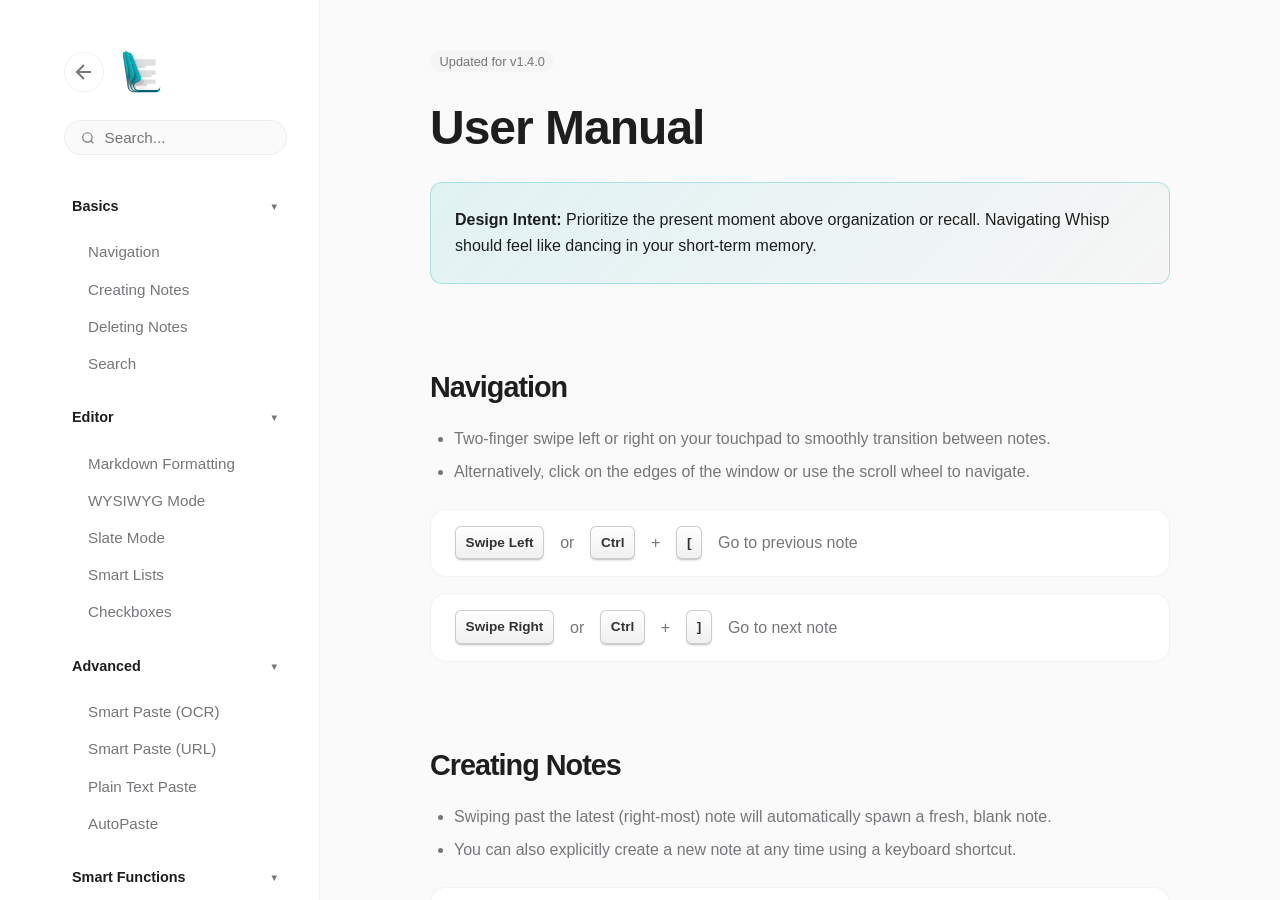
<file: docs/manual.html>
<!DOCTYPE html>
<html lang="en">
<head>
    <meta charset="UTF-8">
    <meta name="viewport" content="width=device-width, initial-scale=1.0">
    <title>User Manual - Whisp</title>
    <link rel="preconnect" href="https://fonts.googleapis.com">
    <link rel="preconnect" href="https://fonts.gstatic.com" crossorigin>
    <link href="https://fonts.googleapis.com/css2?family=JetBrains+Mono:wght@400;600;800&display=swap" rel="stylesheet">
    <link rel="stylesheet" href="css/style.css?v=8">
    <link rel="icon" href="assets/icon.svg" type="image/svg+xml">
    <link rel="icon" href="assets/icon.png" type="image/png">
    <link rel="apple-touch-icon" href="assets/icon.png">
    <link rel="shortcut icon" href="assets/icon.ico">
    <!-- SEO / Social for manual -->
    <meta name="description" content="Whisp User Manual — navigation, editor features, smart paste, themes, and shortcuts.">
    <meta property="og:title" content="Whisp — User Manual" />
    <meta property="og:description" content="Documentation for Whisp: navigation, editor features, smart paste, themes, and shortcuts." />
    <meta property="og:image" content="assets/og-image.jpg" />
    <meta name="twitter:card" content="summary_large_image">
</head>
<body class="manual-page">

    <div class="manual-layout">
        <aside class="manual-sidebar">
            <div class="sidebar-header">
                <a href="index.html" class="back-link">
                    <svg width="24" height="24" viewBox="0 0 24 24" fill="none" stroke="currentColor" stroke-width="2"><path d="M19 12H5M12 19l-7-7 7-7"/></svg>
                </a>
                <div class="sidebar-title">
                    <img src="assets/app-icon.svg" alt="Whisp Logo" width="48" height="48" style="margin-bottom: 0 !important;">
                </div>
            </div>

            <div class="sidebar-search">
                <svg width="16" height="16" viewBox="0 0 24 24" fill="none" stroke="currentColor" stroke-width="2"><circle cx="11" cy="11" r="8"></circle><line x1="21" y1="21" x2="16.65" y2="16.65"></line></svg>
                <input type="search" id="manual-search-input" placeholder="Search..." class="manual-search-input">
            </div>
            
            <details class="nav-group" open>
                <summary>Basics</summary>
                <div class="nav-links">
                    <a href="#nav-navigation">Navigation</a>
                    <a href="#nav-create">Creating Notes</a>
                    <a href="#nav-delete">Deleting Notes</a>
                    <a href="#nav-search">Search</a>
                </div>
            </details>

            <details class="nav-group" open>
                <summary>Editor</summary>
                <div class="nav-links">
                    <a href="#nav-markdown">Markdown Formatting</a>
                    <a href="#nav-wysiwyg">WYSIWYG Mode</a>
                    <a href="#nav-slate">Slate Mode</a>
                    <a href="#nav-lists">Smart Lists</a>
                    <a href="#nav-checkbox">Checkboxes</a>
                </div>
            </details>

            <details class="nav-group" open>
                <summary>Advanced</summary>
                <div class="nav-links">
                    <a href="#nav-smartpaste-ocr">Smart Paste (OCR)</a>
                    <a href="#nav-smartpaste">Smart Paste (URL)</a>
                    <a href="#nav-plainpaste">Plain Text Paste</a>
                    <a href="#nav-autopaste">AutoPaste</a>
                </div>
            </details>

            <details class="nav-group" open>
                <summary>Smart Functions</summary>
                <div class="nav-links">
                    <a href="#nav-date-time">Date & Time</a>
                    <a href="#nav-generators">Random & Dice</a>
                    <a href="#nav-list-commands">List & Data</a>
                    <a href="#nav-text-commands">Text Commands</a>
                </div>
            </details>

            <details class="nav-group" open>
                <summary>Customization</summary>
                <div class="nav-links">
                    <a href="#nav-themes">Paper Themes</a>
                    <a href="#nav-darkmode">Dark Mode</a>
                    <a href="#nav-typography">Typography</a>
                </div>
            </details>
        </aside>

        <main class="manual-content">
            <div class="manual-inner">
            <header class="manual-header">
                <span class="version-badge">Updated for v1.4.0</span>
                <h1>User Manual</h1>
                <div class="intent-banner">
                    <strong>Design Intent:</strong> Prioritize the present moment above organization or recall. Navigating Whisp should feel like dancing in your short-term memory.
                </div>
            </header>

            <section id="nav-navigation" class="manual-section">
                <h2>Navigation</h2>
                <ul>
                    <li>Two-finger swipe left or right on your touchpad to smoothly transition between notes.</li>
                    <li>Alternatively, click on the edges of the window or use the scroll wheel to navigate.</li>
                </ul>
                <div class="shortcut-box">
                    <kbd>Swipe Left</kbd> or <kbd>Ctrl</kbd> + <kbd>[</kbd> Go to previous note
                </div>
                <div class="shortcut-box">
                    <kbd>Swipe Right</kbd> or <kbd>Ctrl</kbd> + <kbd>]</kbd> Go to next note
                </div>
            </section>

            <section id="nav-create" class="manual-section">
                <h2>Creating Notes</h2>
                <ul>
                    <li>Swiping past the latest (right-most) note will automatically spawn a fresh, blank note.</li>
                    <li>You can also explicitly create a new note at any time using a keyboard shortcut.</li>
                </ul>
                <div class="shortcut-box">
                    <kbd>Ctrl</kbd> + <kbd>N</kbd> Create new note
                </div>
            </section>

            <section id="nav-delete" class="manual-section">
                <h2>Deleting Notes</h2>
                <ul>
                    <li>Deleting a note removes it from the main view and moves it to a hidden <code>.trash</code> directory.</li>
                    <li>If you accidentally delete a note, you can instantly undo it.</li>
                </ul>
                <div class="shortcut-box">
                    <kbd>Ctrl</kbd> + <kbd>Delete</kbd> Delete current note
                </div>
                <div class="shortcut-box">
                    <kbd>Ctrl</kbd> + <kbd>Shift</kbd> + <kbd>T</kbd> Undo last deletion
                </div>
            </section>

            <section id="nav-search" class="manual-section">
                <h2>Search</h2>
                <ul>
                    <li>Instantly search through all your notes. Clicking a search result immediately jumps you to that note.</li>
                </ul>
                <div class="shortcut-box">
                    <kbd>Ctrl</kbd> + <kbd>F</kbd> Open global search
                </div>
            </section>

            <hr>

            <section id="nav-markdown" class="manual-section">
                <h2>Markdown Formatting</h2>
                <ul>
                    <li>Whisp supports standard Markdown for fast formatting, but powers it up with smart keyboard toggles.</li>
                    <li>Highlight text and press a shortcut to wrap it. Press it again to unwrap it.</li>
                </ul>
                <div class="shortcut-box">
                    <kbd>Ctrl</kbd> + <kbd>B</kbd> Toggle <strong>**bold**</strong>
                </div>
                <div class="shortcut-box">
                    <kbd>Ctrl</kbd> + <kbd>I</kbd> Toggle <em>*italic*</em>
                </div>
                <div class="shortcut-box">
                    <kbd>Ctrl</kbd> + <kbd>U</kbd> Toggle <u>_underline_</u>
                </div>
            </section>

            <section id="nav-wysiwyg" class="manual-section">
                <h2>WYSIWYG Mode</h2>
                <ul>
                    <li>Tired of looking at Markdown syntax? Toggle the live formatting view (the eye icon).</li>
                    <li>All markdown symbols dynamically disappear when your cursor leaves the line, leaving behind beautiful rich text.</li>
                </ul>
                <div class="shortcut-box">
                    <kbd>Ctrl</kbd> + <kbd>E</kbd> Toggle WYSIWYG Mode
                </div>
            </section>

            <section id="nav-slate" class="manual-section">
                <h2>Slate Mode</h2>
                <ul>
                    <li>Turn Whisp into the ultimate distraction-free writing environment.</li>
                    <li>Slate mode hides the navigation bar, carousel borders, and controls to give you an ultra-minimalist plain-text canvas.</li>
                </ul>
                <div class="shortcut-box">
                    <kbd>Alt</kbd> + <kbd>S</kbd> Toggle Slate Mode
                </div>
            </section>

            <section id="nav-lists" class="manual-section">
                <h2>Smart Lists</h2>
                <ul>
                    <li>Type <code>list</code> or <code>list: Custom Title</code> at the top of your note to activate List Mode.</li>
                    <li>Pressing Enter will automatically spawn a new <code>☐</code> checkbox on the next line.</li>
                    <li><strong>Smart Overwrite:</strong> Type <code>#</code> on an empty checkbox to instantly turn it into a heading.</li>
                    <li><strong>Comments:</strong> Type <code>//</code> at the start of a list item to visually fade it out as a comment.</li>
                </ul>
                <div class="shortcut-box">
                    <kbd>Tab</kbd> Indent list item
                </div>
                <div class="shortcut-box">
                    <kbd>Shift</kbd> + <kbd>Tab</kbd> Outdent list item
                </div>
            </section>

            <section id="nav-checkbox" class="manual-section">
                <h2>Checkboxes</h2>
                <ul>
                    <li>Whisp uses native unicode checkboxes (<code>☐</code> and <code>☑</code>) to keep your lists minimal and portable.</li>
                    <li>Use the shortcut anywhere on a line to instantly insert or toggle a checkbox.</li>
                </ul>
                <div class="shortcut-box">
                    <kbd>Ctrl</kbd> + <kbd>S</kbd> Insert / Toggle checkbox
                </div>
            </section>

            <hr>

            <section id="nav-smartpaste-ocr" class="manual-section">
                <h2>Smart Paste (OCR)</h2>
                <ul>
                    <li>Paste any image or screenshot directly into the editor using <kbd>Ctrl</kbd> + <kbd>V</kbd> to automatically extract its text.</li>
                    <li>Whisp runs local, offline OCR in the background and inserts the recognized text at your cursor while preserving original line indentation and code structure.</li>
                </ul>
                <div class="shortcut-box">
                    <kbd>Ctrl</kbd> + <kbd>V</kbd> Paste image from clipboard
                </div>
            </section>

            <section id="nav-smartpaste" class="manual-section">
                <h2>Smart Paste (URL)</h2>
                <ul>
                    <li>Dropping massive tracking URLs ruins the visual flow of a note.</li>
                    <li>Use the Smart Paste shortcut when pasting a long URL. Whisp will analyze it locally, generate a clean, short visual label, and format it securely in Markdown.</li>
                    <li>Turn on WYSIWYG Mode and the ugly Markdown syntax dynamically vanishes, leaving only the tiny link!</li>
                    <li><em>100% offline and privacy-respecting. No external APIs used.</em></li>
                </ul>
                <div class="shortcut-box">
                    <kbd>Ctrl</kbd> + <kbd>Shift</kbd> + <kbd>L</kbd> Smart URL Paste
                </div>
            </section>

            <section id="nav-plainpaste" class="manual-section">
                <h2>Plain Text Paste</h2>
                <ul>
                    <li>Pasting text from the web often brings along unwanted markdown syntax.</li>
                    <li>Use Plain Paste to aggressively strip all markdown symbols (headers, bold, italics, links, lists) before dropping the raw text into your note.</li>
                </ul>
                <div class="shortcut-box">
                    <kbd>Ctrl</kbd> + <kbd>Shift</kbd> + <kbd>V</kbd> Plain text paste
                </div>
            </section>

            <section id="nav-autopaste" class="manual-section">
                <h2>AutoPaste</h2>
                <ul>
                    <li>Turn any note into a live clipboard collector: type <code>paste</code> (or <code># paste</code>, <code>::paste</code>, <code># paste: Title</code>) on a line and press <kbd>Enter</kbd>.</li>
                    <li>Every new copied text snippet or screenshot (via offline OCR) is automatically appended to the note while Whisp stays open, or as soon as you refocus Whisp.</li>
                    <li>Click <strong>Stop</strong> on the toast banner, press <kbd>Esc</kbd>, type <code>paste</code> on a new line and hit <kbd>Enter</kbd>, or swipe to another note to finish collecting.</li>
                </ul>
                <div class="shortcut-box">
                    <kbd>Enter</kbd> on a <code>paste</code> line to start / stop AutoPaste &nbsp;|&nbsp; <kbd>Esc</kbd> to stop
                </div>
            </section>

            <hr>

            <section id="nav-date-time" class="manual-section">
                <h2>Date & Time Expansions</h2>
                <p style="color: var(--text-secondary); margin-bottom: 1.5rem;">Whisp includes a smart text expansion engine. Type a command starting with a colon (<code>::</code>) and hit Enter or Space to instantly expand it.</p>

                <div class="command-box">
                    <div class="command-header">
                        <span class="command-name">::today</span>
                        <span class="command-badge">insert</span>
                    </div>
                    <div class="command-desc">Inserts the current date</div>
                    <div class="command-example">Also available as: ::date</div>
                </div>

                <div class="command-box">
                    <div class="command-header">
                        <span class="command-name">::tomorrow</span>
                        <span class="command-badge">insert</span>
                    </div>
                    <div class="command-desc">Inserts tomorrow's date</div>
                    <div class="command-example">Example: ::tomorrow</div>
                </div>

                <div class="command-box">
                    <div class="command-header">
                        <span class="command-name">::yesterday</span>
                        <span class="command-badge">insert</span>
                    </div>
                    <div class="command-desc">Inserts yesterday's date</div>
                    <div class="command-example">Example: ::yesterday</div>
                </div>

                <div class="command-box">
                    <div class="command-header">
                        <span class="command-name">::today(n)</span>
                        <span class="command-badge">insert</span>
                    </div>
                    <div class="command-desc">Inserts a date with a specific offset in days</div>
                    <div class="command-example">Example: ::today(5) inserts the date 5 days from now</div>
                </div>

                <div class="command-box">
                    <div class="command-header">
                        <span class="command-name">::now</span>
                        <span class="command-badge">insert</span>
                    </div>
                    <div class="command-desc">Inserts the current local time</div>
                    <div class="command-example">Also available as: ::time</div>
                </div>
            </section>

            <section id="nav-generators" class="manual-section">
                <h2>Random & Fun Generators</h2>
                <p style="color: var(--text-secondary); margin-bottom: 1.5rem;">Need a quick random string, a password, or a fun classic kaomoji? Use the built-in offline generator functions.</p>

                <div class="command-box">
                    <div class="command-header">
                        <span class="command-name">::roll(20)</span>
                        <span class="command-badge">insert</span>
                    </div>
                    <div class="command-desc">Rolls a die with the specified number of sides</div>
                    <div class="command-example">Also available as: ::roll(d20)</div>
                </div>

                <div class="command-box">
                    <div class="command-header">
                        <span class="command-name">::roll(4d6)</span>
                        <span class="command-badge">insert</span>
                    </div>
                    <div class="command-desc">Rolls multiple dice and automatically inserts their sum</div>
                    <div class="command-example">Example: ::roll(4d6) rolls four 6-sided dice</div>
                </div>

                <div class="command-box">
                    <div class="command-header">
                        <span class="command-name">::random(str, n)</span>
                        <span class="command-badge">insert</span>
                    </div>
                    <div class="command-desc">Generates a random alphabetical string of length n</div>
                    <div class="command-example">Example: ::random(str, 20)</div>
                </div>

                <div class="command-box">
                    <div class="command-header">
                        <span class="command-name">::random(int, n)</span>
                        <span class="command-badge">insert</span>
                    </div>
                    <div class="command-desc">Generates an n-digit random number</div>
                    <div class="command-example">Example: ::random(int, 10)</div>
                </div>

                <div class="command-box">
                    <div class="command-header">
                        <span class="command-name">::random(alnum, n)</span>
                        <span class="command-badge">insert</span>
                    </div>
                    <div class="command-desc">Generates a secure n-character alphanumeric string</div>
                    <div class="command-example">Example: ::random(alnum, 16)</div>
                </div>

                <div class="command-box">
                    <div class="command-header">
                        <span class="command-name">::password</span>
                        <span class="command-badge">insert</span>
                    </div>
                    <div class="command-desc">Generates a secure 16-character password with special characters</div>
                    <div class="command-example">Example: ::password</div>
                </div>

                <div class="command-box">
                    <div class="command-header">
                        <span class="command-name">::uuid</span>
                        <span class="command-badge">insert</span>
                    </div>
                    <div class="command-desc">Generates a standard developer UUID string</div>
                    <div class="command-example">Example: ::uuid</div>
                </div>

                <div class="command-box">
                    <div class="command-header">
                        <span class="command-name">::random_quote</span>
                        <span class="command-badge">insert</span>
                    </div>
                    <div class="command-desc">Insert a random inspirational quote about programming and design</div>
                    <div class="command-example">Example: ::random_quote</div>
                </div>

                <div class="command-box">
                    <div class="command-header">
                        <span class="command-name">::random_wiki</span>
                        <span class="command-badge">openURL</span>
                    </div>
                    <div class="command-desc">Open a random Wikipedia page instantly in your web browser</div>
                    <div class="command-example">Example: ::random_wiki</div>
                </div>

                <div class="command-box">
                    <div class="command-header">
                        <span class="command-name">::magic8ball</span>
                        <span class="command-badge">insert</span>
                    </div>
                    <div class="command-desc">Ask Whisp a question and get a random classic Magic 8-Ball response</div>
                    <div class="command-example">Example: ::magic8ball</div>
                </div>
                
                <div class="command-box">
                    <div class="command-header">
                        <span class="command-name">::lorem</span>
                        <span class="command-badge">insert</span>
                    </div>
                    <div class="command-desc">Insert a standard Lorem Ipsum placeholder paragraph</div>
                    <div class="command-example">Example: ::lorem</div>
                </div>

                <div class="tip-box" style="margin-top: 2rem;">
                    <strong>Tip:</strong> You don't need to memorize these! A smart autocomplete dropdown appears when you type <code>::</code>.
                </div>
            </section>

            <section id="nav-list-commands" class="manual-section">
                <h2>List &amp; Data Commands</h2>
                <p style="color: var(--text-secondary); margin-bottom: 1.5rem;">Instantly format and organize lists and data without touching the mouse.</p>

                <div class="command-box">
                    <div class="command-header">
                        <span class="command-name">::sort_lines_alpha</span>
                        <span class="command-badge">replaceAll</span>
                    </div>
                    <div class="command-desc">Sorts all lines alphabetically</div>
                </div>

                <div class="command-box">
                    <div class="command-header">
                        <span class="command-name">::sort_lines_number</span>
                        <span class="command-badge">replaceAll</span>
                    </div>
                    <div class="command-desc">Sorts all lines numerically based on leading numbers</div>
                </div>

                <div class="command-box">
                    <div class="command-header">
                        <span class="command-name">::remove_lines_empty</span>
                        <span class="command-badge">replaceAll</span>
                    </div>
                    <div class="command-desc">Removes all empty lines from the document</div>
                </div>

                <div class="command-box">
                    <div class="command-header">
                        <span class="command-name">::dedupe_lines</span>
                        <span class="command-badge">replaceAll</span>
                    </div>
                    <div class="command-desc">Removes duplicate lines while preserving order</div>
                </div>

                <div class="command-box">
                    <div class="command-header">
                        <span class="command-name">::checked_to_bottom</span>
                        <span class="command-badge">replaceAll</span>
                    </div>
                    <div class="command-desc">Moves all completed [x] tasks to the bottom of the document</div>
                </div>

                <div class="command-box">
                    <div class="command-header">
                        <span class="command-name">::remove_checked</span>
                        <span class="command-badge">replaceAll</span>
                    </div>
                    <div class="command-desc">Deletes all completed [x] tasks from the document</div>
                </div>

                <div class="command-box">
                    <div class="command-header">
                        <span class="command-name">::lines_to_commas</span>
                        <span class="command-badge">replaceAll</span>
                    </div>
                    <div class="command-desc">Converts a vertical list into a single comma-separated line</div>
                </div>

                <div class="command-box">
                    <div class="command-header">
                        <span class="command-name">::commas_to_list</span>
                        <span class="command-badge">replaceAll</span>
                    </div>
                    <div class="command-desc">Splits a comma-separated line into a vertical list</div>
                </div>

                <div class="command-box">
                    <div class="command-header">
                        <span class="command-name">::keep_lines_with(text)</span>
                        <span class="command-badge">replaceAll</span>
                    </div>
                    <div class="command-desc">Deletes all lines that do not contain the specified text</div>
                    <div class="command-example">Example: ::keep_lines_with([ERROR])</div>
                </div>

                <div class="command-box">
                    <div class="command-header">
                        <span class="command-name">::remove_lines_with(text)</span>
                        <span class="command-badge">replaceAll</span>
                    </div>
                    <div class="command-desc">Deletes all lines that contain the specified text</div>
                    <div class="command-example">Example: ::remove_lines_with(TODO)</div>
                </div>
            </section>

            <hr>

            <section id="nav-text-commands" class="manual-section">
                <h2>Text Commands</h2>
                <p style="color: var(--text-secondary); margin-bottom: 1.5rem;">Transform the entire document's text with various formatting options.</p>

                <div class="command-box">
                    <div class="command-header">
                        <span class="command-name">::replace</span>
                        <span class="command-badge">replaceAll</span>
                    </div>
                    <div class="command-desc">Find and replace text throughout the document</div>
                    <div class="command-example">Example: ::replace(old, new)</div>
                </div>

                <div class="command-box">
                    <div class="command-header">
                        <span class="command-name">::append</span>
                        <span class="command-badge">replaceAll</span>
                    </div>
                    <div class="command-desc">Add text to the end of every line in the document</div>
                    <div class="command-example">Example: ::append(;) adds semicolon to each line</div>
                </div>

                <div class="command-box">
                    <div class="command-header">
                        <span class="command-name">::prepend</span>
                        <span class="command-badge">replaceAll</span>
                    </div>
                    <div class="command-desc">Add text to the beginning of every line in the document</div>
                    <div class="command-example">Example: ::prepend(- ) adds dash bullet to each line</div>
                </div>

                <div class="command-box">
                    <div class="command-header">
                        <span class="command-name">::uppercase</span>
                        <span class="command-badge">replaceAll</span>
                    </div>
                    <div class="command-desc">Convert entire document to UPPERCASE</div>
                    <div class="command-example">Example: ::uppercase</div>
                </div>

                <div class="command-box">
                    <div class="command-header">
                        <span class="command-name">::lowercase</span>
                        <span class="command-badge">replaceAll</span>
                    </div>
                    <div class="command-desc">Convert entire document to lowercase</div>
                    <div class="command-example">Example: ::lowercase</div>
                </div>

                <div class="command-box">
                    <div class="command-header">
                        <span class="command-name">::sentence_case</span>
                        <span class="command-badge">replaceAll</span>
                    </div>
                    <div class="command-desc">Convert document to Sentence case</div>
                    <div class="command-example">Example: ::sentence_case</div>
                </div>

                <div class="command-box">
                    <div class="command-header">
                        <span class="command-name">::title_case</span>
                        <span class="command-badge">replaceAll</span>
                    </div>
                    <div class="command-desc">Convert Document To Title Case</div>
                    <div class="command-example">Example: ::title_case</div>
                </div>

                <div class="command-box">
                    <div class="command-header">
                        <span class="command-name">::capitalize_first</span>
                        <span class="command-badge">replaceAll</span>
                    </div>
                    <div class="command-desc">Capitalize the first letter of the document</div>
                    <div class="command-example">Example: ::capitalize_first</div>
                </div>

                <div class="command-box">
                    <div class="command-header">
                        <span class="command-name">::remove_quotes</span>
                        <span class="command-badge">replaceAll</span>
                    </div>
                    <div class="command-desc">Strip surrounding quotes from the entire document</div>
                    <div class="command-example">Example: ::remove_quotes</div>
                </div>
            </section>

            <hr>

            <section id="nav-themes" class="manual-section">
                <h2>Paper Themes</h2>
                <ul>
                    <li>Customize the aesthetic of your notes by opening Preferences.</li>
                    <li>Whisp supports three minimalist native backgrounds: <strong>Blank</strong>, <strong>Dotted</strong>, and <strong>Grid</strong>.</li>
                </ul>
            </section>

            <section id="nav-darkmode" class="manual-section">
                <h2>Dark Mode</h2>
                <ul>
                    <li>Whisp is built natively for GNOME and will automatically adapt its UI, editor, and paper themes to match your system's global Dark Mode setting.</li>
                    <li>The dotted and grid backgrounds dynamically invert to maintain high contrast and readability.</li>
                </ul>
            </section>

            <section id="nav-typography" class="manual-section">
                <h2>Typography</h2>
                <ul>
                    <li>You have complete control over the editor font through the Preferences menu.</li>
                    <li>Adjust the Line Spacing (1.0 to 2.0) to give your text more breathing room.</li>
                </ul>
                <div class="shortcut-box">
                    <kbd>Ctrl</kbd> + <kbd>,</kbd> Open Preferences
                </div>
            </section>
            </div>
        </main>
    </div>

    <script>
        // Simple active state observer for sidebar navigation
        const sections = document.querySelectorAll('.manual-section');
        const navLinks = document.querySelectorAll('.manual-sidebar a:not(.back-link)');

        const observer = new IntersectionObserver((entries) => {
            entries.forEach(entry => {
                if (entry.isIntersecting) {
                    navLinks.forEach(link => {
                        link.classList.remove('active');
                        // Also remove active styling for sidebar titles if we want, but let's just use exact hash match
                        if (link.getAttribute('href') === '#' + entry.target.id) {
                            link.classList.add('active');
                        }
                    });
                }
            });
        }, { rootMargin: '-20% 0px -80% 0px' });

        sections.forEach(section => observer.observe(section));
        
        // Smooth scrolling
        navLinks.forEach(link => {
            link.addEventListener('click', function(e) {
                // If it's just a category link without an ID, maybe don't smooth scroll?
                // Actually our sidebar-link tags have `#basics`, etc., which aren't real sections.
                const targetId = this.getAttribute('href');
                if(targetId.startsWith('#')) {
                    const targetSection = document.querySelector(targetId);
                    if (targetSection) {
                        e.preventDefault();
                        targetSection.scrollIntoView({ behavior: 'smooth' });
                        history.pushState(null, null, targetId);
                    }
                }
            });
        });
        // Search Functionality
        const searchInput = document.getElementById('manual-search-input');
        const navGroups = document.querySelectorAll('details.nav-group');

        searchInput.addEventListener('input', function(e) {
            const term = e.target.value.toLowerCase();
            
            navGroups.forEach(group => {
                const links = group.querySelectorAll('.nav-links a');
                let hasVisibleLink = false;
                
                links.forEach(link => {
                    if (link.textContent.toLowerCase().includes(term)) {
                        link.style.display = 'block';
                        hasVisibleLink = true;
                    } else {
                        link.style.display = 'none';
                    }
                });
                
                if (hasVisibleLink) {
                    group.style.display = 'block';
                    group.open = true; // Auto-open groups that have matches
                } else {
                    group.style.display = 'none';
                }
            });
        });
    </script>
</body>
</html>
</file>
<file: docs/css/style.css>
:root {
  /* GNOME Adwaita Light Mode Palette */
  --window-bg: #fafafa;
  --view-bg: #ffffff;
  --card-bg: #ffffff;
  --card-hover: #f5f5f5;
  --card-border: rgba(0, 0, 0, 0.05); /* Softer borders */
  --text-primary: #1e1e1e;
  --text-secondary: #77767b;
  --accent-color: #0ab3bb; /* Whisp Teal */
  --accent-hover: #089b9b;
  --overlay-tint: rgba(30, 30, 30, 0.15); /* Tint for pills/buttons */
  --font-primary: "Adwaita Sans", Cantarell, Inter, sans-serif;
}

html {
  scroll-behavior: smooth;
}

* {
  margin: 0;
  padding: 0;
  box-sizing: border-box;
}

@keyframes initialFadeIn {
  from {
    opacity: 0;
  }
  to {
    opacity: 1;
  }
}

body {
  background-color: var(--window-bg);
  color: var(--text-primary);
  font-family: var(--font-primary);
  line-height: 1.6;
  -webkit-font-smoothing: antialiased;
  animation: initialFadeIn 0.4s ease-out forwards;
}

h1,
h2,
h3 {
  font-weight: 800;
  letter-spacing: -1px;
}

/* Navigation */
.navbar {
  padding: 1.5rem 2rem;
  background-color: transparent;
}

.nav-content {
  max-width: 1200px;
  margin: 0 auto;
  display: flex;
  justify-content: space-between;
  align-items: center;
}

.brand {
  display: flex;
  align-items: center;
  gap: 12px;
}

.brand-icon {
  width: 32px;
  height: 32px;
  object-fit: contain;
}

.brand-name {
  font-weight: 800;
  font-size: 1.2rem;
  letter-spacing: -0.5px;
}

.hero-icon-wrapper {
  perspective: 1000px;
  display: flex;
  justify-content: center;
  align-items: center;
  margin-bottom: 2rem;
}

.hero-app-icon {
  width: 160px;
  height: 160px;
  object-fit: contain;
  filter: drop-shadow(0 10px 20px rgba(0, 0, 0, 0.15));
  transition: transform 0.1s ease-out;
  will-change: transform;
}

.btn {
  padding: 0.6rem 1.2rem;
  border-radius: 6px;
  text-decoration: none;
  font-weight: 600;
  font-size: 0.95rem;
  transition:
    background-color 0.2s ease,
    border-color 0.2s ease,
    transform 0.2s ease;
}

.btn-large {
  padding: 0.85rem 1.8rem;
  font-size: 1.1rem;
  border-radius: 8px;
  font-weight: 700;
}

.btn-primary {
  background-color: var(--accent-color);
  color: white;
}

.btn-primary:hover {
  background-color: var(--accent-hover);
}

.btn-secondary {
  background-color: transparent;
  border: 1px solid var(--card-border);
  color: var(--text-primary);
}

.btn-secondary:hover {
  background-color: var(--card-hover);
  border-color: var(--text-secondary);
}

.btn-donate {
  position: relative;
  z-index: 1;
  background: linear-gradient(45deg, #0ab3bb, #06888e, #0fced6, #046569);
  background-size: 300% 300%;
  animation: liquidGradient 10s ease infinite;
  color: white;
  border: none;
  font-weight: 800;
}

.btn-donate::before {
  content: "";
  position: absolute;
  top: 5px;
  left: 0;
  right: 0;
  bottom: -5px;
  z-index: -1;
  background: linear-gradient(45deg, #0ab3bb, #06888e, #0fced6, #046569);
  background-size: 300% 300%;
  animation: liquidGradient 10s ease infinite;
  border-radius: inherit;
  filter: blur(15px);
  opacity: 0.5;
  transition: opacity 0.3s ease;
}

.btn-donate:hover {
  transform: translateY(-2px);
}

.btn-donate:hover::before {
  opacity: 0.85;
}

@keyframes liquidGradient {
  0% {
    background-position: 0% 50%;
  }
  50% {
    background-position: 100% 50%;
  }
  100% {
    background-position: 0% 50%;
  }
}

.disabled {
  opacity: 0.5;
  cursor: not-allowed;
}

/* GNOME-style Navbar */
.gnome-navbar {
  position: absolute;
  top: 0;
  left: 0;
  width: 100%;
  padding: 1.5rem 2rem;
  z-index: 100;
}

.gnome-nav-container {
  max-width: 1200px;
  margin: 0 auto;
  display: flex;
  justify-content: space-between;
  align-items: center;
}

.nav-brand {
  display: flex;
  align-items: center;
  gap: 0.8rem;
  text-decoration: none;
  color: var(--text-primary);
}

.nav-brand-icon {
  width: 28px;
  height: 28px;
}

.nav-brand-text {
  font-size: 1.25rem;
  font-weight: 800;
  letter-spacing: -0.5px;
}

.nav-links-right {
  display: flex;
  align-items: center;
  gap: 2rem;
}

.nav-link {
  text-decoration: none;
  color: var(--text-primary);
  font-weight: 700;
  font-size: 1rem;
  transition: opacity 0.2s ease;
}

.nav-link:hover {
  opacity: 0.7;
}

.nav-btn-donate {
  text-decoration: none;
  color: var(--text-primary);
  font-weight: 700;
  font-size: 1rem;
  padding: 0.5rem 1.2rem;
  border-radius: 9999px;
  box-shadow: inset 0 0 0 2px var(--text-primary); /* Using box-shadow to prevent layout shift on hover */
  transition:
    transform 0.2s ease,
    box-shadow 0.2s ease,
    background-color 0.2s ease;
}

.nav-btn-donate:hover {
  background-color: var(--overlay-tint); /* Subtle tint */
  box-shadow: inset 0 0 0 4px var(--text-primary); /* Thicker border */
  transform: scale(1.05); /* Enlarge */
}

/* Tuba-style Side-by-Side Hero Section */
.hero-section {
  position: relative;
  padding: 8rem 2rem 8rem 2rem;
  min-height: 85vh; /* Ensures the hero section takes up most of the screen */
  overflow: hidden;
  display: flex;
  align-items: center;
  justify-content: center;
}

.hero-container-side {
  max-width: 1200px;
  width: 100%;
  margin: 0 auto;
  display: flex;
  align-items: center;
  justify-content: space-between;
  gap: 4rem;
  position: relative;
  z-index: 1;
}

.donate-grid {
  display: grid;
  grid-template-columns: repeat(3, 1fr);
  max-width: 1200px;
  margin: 0 auto;
  gap: 2rem;
}

.bg-teal {
  background-color: var(--accent-color);
  color: #ffffff; /* For high contrast on teal */
}

/* Left Column */
.hero-left-col {
  display: flex;
  flex-direction: column;
  gap: 2rem;
  flex: 1;
}

/* Brand Header */
.hero-brand-side {
  display: flex;
  align-items: center;
  gap: 1.8rem;
}

.hero-app-icon-small {
  width: 160px;
  height: 160px;
  filter: drop-shadow(0 20px 30px rgba(0, 0, 0, 0.3)); /* Stronger shadow */
  transform-origin: center left; /* Keep origin consistent for transition */
  transition: transform 0.5s ease-out; /* Smoothly tween back to 0 when hover animation stops */
}

.hero-titles-side {
  display: flex;
  flex-direction: column;
  align-items: flex-start;
}

.hero-title-side {
  font-size: 3rem; /* Reduced from 3.5rem */
  font-weight: 900;
  line-height: 1.1;
  letter-spacing: -1px;
  color: var(--text-primary);
  text-shadow: 0 4px 16px rgba(0, 0, 0, 0.15); /* Subtle shadow for depth */
}

.hero-subtitle-side {
  font-size: 1.25rem; /* Reduced from 1.4rem */
  font-weight: 500;
  color: var(--text-primary);
  opacity: 0.9;
  margin-top: 0.2rem;
  text-shadow: 0 2px 8px rgba(0, 0, 0, 0.1);
}

.squiggly {
  text-decoration: underline;
  text-decoration-style: wavy;
  text-decoration-color: var(--text-primary);
  text-decoration-thickness: 2px;
}

/* Download Pill Button */
.hero-actions-side {
  display: flex;
  justify-content: flex-start;
  margin-top: 1.2rem; /* Adjusted gap */
  /* Removed margin-left so it aligns perfectly with the Title/Subtitle */
}

.btn-pill-download {
  background-color: var(
    --overlay-tint
  ); /* Translucent tint to match GNOME HIG */
  color: var(--text-primary);
  padding: 0.6rem 1.4rem; /* Scaled down proportionally */
  border-radius: 9999px;
  font-weight: 700;
  font-size: 0.95rem; /* Scaled down proportionally */
  text-decoration: none;
  display: inline-block;
  box-shadow: 0 4px 12px rgba(0, 0, 0, 0.08); /* Subtle shadow like Tuba */
  transition:
    background-color 0.2s ease,
    transform 0.2s ease,
    box-shadow 0.2s ease;
}

.btn-pill-download:hover {
  background-color: rgba(30, 30, 30, 0.25);
  transform: scale(1.05); /* Increased outside scaling */
  box-shadow:
    inset 0 0 0 1px rgba(30, 30, 30, 0.2),
    0 6px 16px rgba(0, 0, 0, 0.12); /* Simulated border thickening + drop shadow */
}

/* Right Column (Master Image) */
.hero-right-col {
  flex: 1.2;
  display: flex;
  justify-content: flex-end;
  position: relative; /* Anchor for the dotted background */
}

/* Dotted pattern sitting elegantly behind the hero app window */
.hero-right-col::before {
  content: "";
  position: absolute;
  top: 50%;
  right: -50px; /* Align to the right where the image is pushed */
  transform: translateY(-50%);
  width: 900px; /* Fixed massive size */
  height: 900px;
  background-image: radial-gradient(
    rgba(255, 255, 255, 0.4) 3px,
    transparent 3px
  ); /* Increased opacity and dot size */
  background-size: 40px 40px;
  mask-image: radial-gradient(circle at center, black 20%, transparent 60%);
  -webkit-mask-image: radial-gradient(
    circle at center,
    black 20%,
    transparent 60%
  );
  z-index: -1; /* Keep it strictly behind the window */
  pointer-events: none;
}

.hero-screenshot-side {
  width: 100%;
  max-width: 800px;
  filter: drop-shadow(0 15px 30px rgba(0, 0, 0, 0.2));
}

/* --- Micro-Interactions --- */

/* Use the :has() pseudo-class to trigger animation on the icon when the download pill is hovered */
.hero-container-side:has(.btn-pill-download:hover) .hero-app-icon-small {
  /* IDEA 4: 3D Page Turn */
  animation: pageTurn 2s ease-in-out infinite;
  transform-origin: center left;
}

@keyframes pageTurn {
  0%,
  100% {
    transform: perspective(1000px) rotateY(0deg) translateY(0);
  }
  50% {
    transform: perspective(1000px) rotateY(-15deg) translateY(-4px);
  }
}

/* Why Whisp Section (GNOME HIG) */
.why-whisp-section {
  padding: 4rem 2rem 6rem 2rem;
  background-color: #242424; /* Dark GNOME background */
  display: flex;
  justify-content: center;
}

.why-whisp-container {
  max-width: 1100px;
  width: 100%;
  text-align: center;
}

.why-whisp-container .section-title {
  font-size: 2.5rem; /* GNOME HIG scaled section title */
  font-weight: 800;
  margin-bottom: 1.5rem;
  color: #ffffff; /* White text */
}

.why-whisp-subtitle {
  font-size: 1.25rem;
  color: rgba(255, 255, 255, 0.7);
  line-height: 1.6;
  margin: 0 auto 4rem auto;
  max-width: 800px;
}

.why-whisp-subtitle strong {
  color: #ffffff;
  font-weight: 800;
}

.why-whisp-grid {
  display: grid;
  grid-template-columns: repeat(3, 1fr);
  gap: 2rem; /* Tighter gap for cards */
  text-align: left;
}

.why-whisp-item {
  background-color: #303030; /* Dark cards */
  border: 1px solid rgba(255, 255, 255, 0.1);
  border-radius: 15px;
  padding: 2.5rem 2rem;
  display: flex;
  flex-direction: column;
  gap: 1rem;
  box-shadow: 0 4px 12px rgba(0, 0, 0, 0.2);
}

.why-whisp-item h3 {
  color: #ffffff;
  font-size: 1.3rem;
  font-weight: 800;
  margin: 0;
}

.why-whisp-item p {
  color: rgba(255, 255, 255, 0.8);
  line-height: 1.6;
  font-size: 1.05rem;
  margin: 0;
}

/* Core Features Horizontal Stack */
.features-section-main {
  padding: 6rem 0 4rem 0;
  background-color: var(--view-bg);
  overflow: hidden;
}

.features-scroll-container {
  display: flex;
  overflow-x: auto;
  gap: 10rem; /* Massive gap like GNOME workspaces */
  padding: 2rem 5rem 4rem 5rem; /* Nice padding, no weird dead space */
  scrollbar-width: none; /* Firefox */
}

.features-scroll-container::-webkit-scrollbar {
  display: none; /* Chrome/Safari */
}

.feature-item {
  flex: 0 0 auto; /* Allow items to naturally size themselves based on their content */
  display: flex;
  flex-direction: column;
  align-items: center;
  text-align: center;
}

.feature-item-title {
  font-size: 1.8rem;
  font-weight: 800;
  color: var(--text-primary);
  margin-bottom: 0.5rem;
}

.feature-item-subtitle {
  font-size: 1.1rem;
  color: var(--text-secondary);
  line-height: 1.6;
  margin-bottom: 2rem;
  max-width: 450px; /* Constrain text so it wraps elegantly over narrow windows */
}

.feature-item-img {
  max-height: 480px; /* Constrain vertical height so widths scale dynamically but proportionally */
  width: auto;
  display: block;
  filter: drop-shadow(0 12px 24px rgba(0, 0, 0, 0.15));
}

/* For the Swipe demo */
.swipe-demo-container-large {
  width: 600px; /* Fixed width for HTML element */
  height: 480px; /* Match max-height of images */
  background: transparent;
  border-radius: 12px;
  box-shadow: 0 12px 36px rgba(0, 0, 0, 0.08); /* Keep shadow for HTML container since it's not pre-rendered */
  overflow: hidden;
}
.swipe-topbar {
  width: 100%;
  background: #ffffff;
}
.topbar-img {
  width: 100%;
  display: block;
}
.swipe-track {
  display: flex;
  width: 300%;
  animation: swipeAnimation 5s infinite cubic-bezier(0.25, 1, 0.5, 1);
}
.swipe-note {
  width: calc(100% / 3);
  object-fit: cover;
  object-position: top center;
  clip-path: inset(2px);
  transform: scale(1.02);
}
@keyframes swipeAnimation {
  0%,
  15% {
    transform: translateX(0);
  }
  25%,
  40% {
    transform: translateX(calc(-100% / 3));
  }
  50%,
  65% {
    transform: translateX(calc(-200% / 3));
  }
  75%,
  90% {
    transform: translateX(calc(-100% / 3));
  }
  100% {
    transform: translateX(0);
  }
}

/* Footer (Moved here to clean up space) */
footer {
  text-align: center;
  padding: 4rem 0;
  color: var(--text-secondary);
  font-size: 0.9rem;
}

/* Carousel */
.carousel-section {
  max-width: 1000px;
  margin: 6rem auto;
  padding: 0 2rem;
  text-align: center;
}

.carousel-container {
  position: relative;
  height: 600px;
  margin: 0 auto;
  display: flex;
  align-items: center;
}

.carousel-track-container {
  height: 100%;
  position: relative;
  overflow: hidden;
  flex: 1;
}

.carousel-track {
  padding: 0;
  margin: 0;
  list-style: none;
  position: relative;
  height: 100%;
  transition: transform 0.4s ease-in-out;
}

.carousel-slide {
  position: absolute;
  top: 0;
  bottom: 0;
  width: 100%;
  display: flex;
  flex-direction: column;
  align-items: center;
  justify-content: center;
  padding: 2rem;
}

.slide-image {
  max-width: 80%;
  height: auto;
  margin-bottom: 2rem;
}

.slide-placeholder {
  width: 80%;
  height: 350px;
  background-color: var(--card-hover);
  border: 1px dashed var(--text-secondary);
  border-radius: 12px;
  display: flex;
  align-items: center;
  justify-content: center;
  color: var(--text-secondary);
  margin-bottom: 2rem;
}

.slide-caption {
  font-size: 1.5rem;
  font-weight: 800;
  margin-bottom: 0.5rem;
  color: var(--accent-color);
}

.slide-desc {
  color: var(--text-secondary);
}

.carousel-btn {
  position: absolute;
  top: 50%;
  transform: translateY(-50%);
  background: var(--view-bg);
  border: 1px solid var(--card-border);
  border-radius: 50%;
  width: 48px;
  height: 48px;
  cursor: pointer;
  z-index: 10;
  font-size: 1.5rem;
  font-weight: bold;
  color: var(--text-primary);
  transition: background 0.2s;
}

.carousel-btn:hover {
  background: var(--card-hover);
}

.prev-btn {
  left: -60px;
}
.next-btn {
  right: -60px;
}

.carousel-nav {
  display: flex;
  justify-content: center;
  padding: 2rem 0;
  gap: 1rem;
}

.carousel-indicator {
  border: 0;
  border-radius: 50%;
  width: 10px;
  height: 10px;
  background: var(--card-border);
  cursor: pointer;
  transition:
    background 0.2s,
    transform 0.2s;
}

.carousel-indicator.current-indicator {
  background: var(--text-secondary);
  transform: scale(1.3);
}

/* Theme Slider */
.theme-slider-wrapper {
  position: relative;
  max-width: 80%;
  margin-bottom: 2rem;
  display: inline-block;
}

.slider-img {
  width: 100%;
  height: auto;
  display: block;
}

.slider-img-overlay {
  position: absolute;
  top: 0;
  left: 0;
  clip-path: polygon(0 0, 50% 0, 50% 100%, 0 100%);
}

.slider-line {
  position: absolute;
  top: 0;
  bottom: 0;
  left: 50%;
  width: 2px;
  background: var(--accent-color);
  transform: translateX(-50%);
  pointer-events: none;
  z-index: 5;
}

.slider-range {
  position: absolute;
  top: 0;
  left: 0;
  width: 100%;
  height: 100%;
  opacity: 0;
  cursor: ew-resize;
  z-index: 10;
  margin: 0;
}

/* Responsive */
@media (max-width: 900px) {
  .bento-grid {
    grid-template-columns: 1fr;
    grid-auto-rows: auto;
  }

  .bento-card,
  .bento-card.large,
  .bento-card.wide {
    grid-column: span 1;
    grid-row: span 1;
    min-height: 200px;
  }

  .hero-centered h1 {
    font-size: 2.5rem;
  }

  .hero-container-side {
    flex-direction: column;
    text-align: center;
    gap: 3rem;
  }

  .hero-brand-side {
    flex-direction: column;
    justify-content: center;
    gap: 1rem;
  }

  .hero-titles-side {
    align-items: center;
  }

  .hero-actions-side {
    justify-content: center;
  }

  .why-whisp-grid {
    grid-template-columns: 1fr;
  }

  .donate-grid {
    grid-template-columns: 1fr;
  }

  .features-scroll-container {
    gap: 2rem;
    padding: 2rem 1rem;
  }

  .feature-item-img {
    max-width: 90vw;
  }
}

/* User Manual Styles */
.manual-page {
  background-color: var(--window-bg);
  margin: 0;
  padding: 0;
  height: 100vh;
  overflow: hidden;
}

.manual-layout {
  display: flex;
  height: 100vh;
  width: 100vw;
}

.manual-sidebar {
  width: 320px;
  min-width: 320px;
  height: 100%;
  overflow-y: auto;
  padding: 3rem 2rem 3rem 4rem;
  border-right: 1px solid var(--card-border);
  background: var(--view-bg);
  backdrop-filter: blur(10px);

  /* Hide scrollbar */
  -ms-overflow-style: none; /* IE and Edge */
  scrollbar-width: none; /* Firefox */
}
.manual-sidebar::-webkit-scrollbar {
  display: none; /* Chrome, Safari and Opera */
}

.sidebar-header {
  display: flex;
  align-items: center;
  gap: 1rem;
  margin-bottom: 1.5rem;
}

.back-link {
  display: flex;
  align-items: center;
  justify-content: center;
  color: var(--text-secondary);
  text-decoration: none;
  background: var(--card-bg);
  border: 1px solid var(--card-border);
  border-radius: 50%;
  width: 40px;
  height: 40px;
  flex-shrink: 0;
}

.back-link:hover {
  color: var(--accent-color);
  border-color: var(--accent-color);
}

.sidebar-title {
  display: flex;
  align-items: center;
  gap: 0.5rem;
}

.sidebar-title img {
  margin-bottom: 0 !important;
}

.sidebar-title h2 {
  font-size: 1rem;
  font-weight: 700;
  color: var(--text-primary);
  margin: 0;
}

.sidebar-search {
  display: flex;
  align-items: center;
  background: var(--window-bg);
  border: 1px solid var(--card-border);
  border-radius: 20px;
  padding: 0.5rem 1rem;
  gap: 0.6rem;
  margin-bottom: 2rem;
}

.sidebar-search svg {
  color: var(--text-secondary);
}

.manual-search-input {
  border: none;
  background: transparent;
  color: var(--text-primary);
  font-size: 0.95rem;
  width: 100%;
  font-family: inherit;
}
.manual-search-input:focus {
  outline: none;
}

.nav-group {
  margin-bottom: 0.5rem;
}

details.nav-group summary {
  font-size: 0.9rem;
  font-weight: 600;
  color: var(--text-primary);
  margin-bottom: 0.5rem;
  padding: 0.5rem 0.5rem;
  cursor: pointer;
  list-style: none; /* Hide default arrow */
  display: flex;
  align-items: center;
  justify-content: space-between;
  border-radius: 8px;
}

details.nav-group summary:hover {
  background: var(--card-hover);
}

details.nav-group summary::after {
  content: "▼";
  font-size: 0.6rem;
  color: var(--text-secondary);
}

details.nav-group:not([open]) summary::after {
  transform: rotate(-90deg); /* Point left when closed */
}

details.nav-group summary::-webkit-details-marker {
  display: none;
}

.nav-links {
  margin-bottom: 1rem;
  display: flex;
  flex-direction: column;
}

.nav-links a {
  display: block;
  color: var(--text-secondary);
  text-decoration: none;
  font-size: 0.95rem;
  padding: 0.4rem 1.5rem;
  border-radius: 8px;
}

.nav-links a:hover,
.nav-links a.active {
  color: var(--accent-color);
}
.manual-content {
  flex: 1;
  overflow-y: auto;
  scroll-behavior: smooth;

  /* Hide scrollbar */
  -ms-overflow-style: none; /* IE and Edge */
  scrollbar-width: none; /* Firefox */
}

.manual-inner {
  max-width: 900px;
  margin: 0 auto;
  padding: 3rem 5rem;
}
.manual-content::-webkit-scrollbar {
  display: none; /* Chrome, Safari and Opera */
}

.manual-header {
  margin-bottom: 4rem;
}

.version-badge {
  font-size: 0.8rem;
  color: var(--text-secondary);
  background: var(--card-hover);
  padding: 0.2rem 0.6rem;
  border-radius: 12px;
}

.manual-header h1 {
  font-size: 3rem;
  margin: 1rem 0;
}

.intent-banner {
  background: linear-gradient(
    135deg,
    rgba(10, 179, 187, 0.1) 0%,
    rgba(36, 36, 36, 0.02) 100%
  );
  border: 1px solid rgba(10, 179, 187, 0.3);
  padding: 1.5rem;
  border-radius: 12px;
  color: var(--text-primary);
  line-height: 1.6;
}

.manual-section {
  margin-bottom: 4rem;
  padding-top: 1rem;
}

.manual-section h2 {
  font-size: 1.8rem;
  margin-bottom: 1rem;
  color: var(--text-primary);
}

.manual-section ul {
  list-style-type: disc;
  padding-left: 1.5rem;
  margin-bottom: 1.5rem;
  color: var(--text-secondary);
  line-height: 1.6;
}

.manual-section ul li {
  margin-bottom: 0.5rem;
}

.manual-content hr {
  border: 0;
  border-top: 2px dashed var(--card-border);
  margin: 3rem 0;
}

.shortcut-box {
  background: var(--card-bg);
  border: 1px solid var(--card-border);
  padding: 1rem 1.5rem;
  border-radius: 16px;
  margin-bottom: 1rem;
  display: flex;
  align-items: center;
  gap: 1rem;
  color: var(--text-secondary);
}

.command-box {
  background: var(--card-bg);
  border: 1px solid var(--card-border);
  padding: 1.2rem 1.5rem;
  border-radius: 16px;
  margin-bottom: 1rem;
  display: flex;
  flex-direction: column;
  gap: 0.5rem;
}

.command-header {
  display: flex;
  align-items: center;
  gap: 0.8rem;
  margin-bottom: 0.2rem;
}

.command-name {
  color: var(--accent-color);
  font-family: var(--font-mono);
  font-weight: 700;
}

.command-badge {
  background: var(--card-hover);
  color: var(--text-secondary);
  font-size: 0.75rem;
  padding: 0.2rem 0.5rem;
  border-radius: 4px;
  font-weight: 600;
}

.command-desc {
  color: var(--text-primary);
  font-size: 0.95rem;
}

.command-example {
  color: var(--text-secondary);
  font-size: 0.85rem;
  font-family: var(--font-mono);
}

.tip-box {
  background: linear-gradient(
    135deg,
    rgba(10, 179, 187, 0.1) 0%,
    rgba(36, 36, 36, 0) 100%
  );
  border: 1px solid rgba(10, 179, 187, 0.3);
  padding: 1.2rem 1.5rem;
  border-radius: 12px;
  margin-bottom: 1rem;
  display: flex;
  align-items: center;
  gap: 1rem;
  color: var(--text-primary);
}

kbd {
  background: linear-gradient(180deg, #ffffff 0%, #f0f0f0 100%);
  border: 1px solid #ccc;
  border-bottom-width: 2px;
  border-radius: 6px;
  padding: 0.3rem 0.6rem;
  font-family: inherit;
  font-size: 0.85rem;
  font-weight: 600;
  color: #333;
  box-shadow: 0 1px 2px rgba(0, 0, 0, 0.1);
}

@media (max-width: 768px) {
  /* Manual Page Styles */
  .manual-layout {
    flex-direction: column;
  }

  .manual-sidebar {
    width: 100%;
    height: auto;
    min-height: auto;
    border-right: none;
    border-bottom: 1px solid var(--card-border);
  }

  .manual-content {
    padding: 2rem;
  }

  /* Main Page Mobile Styles */
  .nav-content {
    flex-direction: column;
    gap: 1rem;
    text-align: center;
  }

  .nav-links {
    flex-wrap: wrap;
    justify-content: center;
  }

  .hero-centered {
    margin: 3rem auto 2rem;
    padding: 0 1rem;
  }

  .hero-centered h1 {
    font-size: 2.5rem;
  }

  .subtitle {
    font-size: 1rem;
    margin-bottom: 2rem;
  }

  .bento-grid {
    grid-template-columns: 1fr;
  }

  .bento-card.large,
  .bento-card.wide {
    grid-column: span 1;
    grid-row: span 1;
  }

  .bento-section {
    margin: 4rem auto;
    padding: 0 1rem;
  }

  .carousel-section {
    margin: 4rem auto;
    padding: 0 1rem;
  }

  .carousel-container {
    height: 400px;
  }

  .slide-placeholder {
    height: 250px;
  }
}

/* System Dark Mode (GNOME Libadwaita) */
.sponsor-section,
.support-section {
  background-color: #9141ac; /* GNOME Purple 3 for Light Mode */
  padding: 6rem 2rem;
  color: white;
}

.bg-green {
  background-color: #2ec27e; /* GNOME Green 4 for Light Mode */
  color: white;
}

@media (prefers-color-scheme: dark) {
  :root {
    /* GNOME Adwaita Dark Mode Palette */
    --window-bg: #242424;
    --view-bg: #1e1e1e;
    --card-bg: #3d3846;
    --card-hover: #5e5c64;
    --card-border: rgba(255, 255, 255, 0.1);
    --text-primary: #ffffff;
    --text-secondary: #a0a0a0;
    --accent-color: #004252; /* Dark teal from flathub manifest */
    --accent-hover: #00303c;
    --overlay-tint: rgba(
      255,
      255,
      255,
      0.15
    ); /* Light tint for pills/buttons */
  }

  .features-section-main {
    background-color: #222222;
  }

  .why-whisp-section {
    background-color: #ebebeb; /* Darker GNOME Light Grey */
  }
  .why-whisp-container .section-title {
    color: #1e1e1e;
  }
  .why-whisp-subtitle {
    color: rgba(30, 30, 30, 0.7);
  }
  .why-whisp-subtitle strong {
    color: #1e1e1e;
  }
  .why-whisp-item {
    background-color: #ffffff;
    border: 1px solid rgba(0, 0, 0, 0.05);
    box-shadow: 0 4px 12px rgba(0, 0, 0, 0.03);
  }
  .why-whisp-item h3 {
    color: #1e1e1e;
  }
  .why-whisp-item p {
    color: rgba(30, 30, 30, 0.8);
  }

  .sponsor-section,
  .support-section {
    background-color: #613583; /* GNOME Purple 5 for Dark Mode */
  }

  .bg-green {
    background-color: #1f8555; /* Darker GNOME Green for Dark Mode */
  }
}

/* Scroll Reveal Animations */
.reveal,
.reveal-left,
.reveal-right {
  opacity: 0;
  transition:
    opacity 1s cubic-bezier(0.16, 1, 0.3, 1),
    transform 1s cubic-bezier(0.16, 1, 0.3, 1);
  will-change: opacity, transform;
}

.reveal {
  transform: translateY(30px);
}

.reveal-left {
  transform: translateX(-40px);
}

.reveal-right {
  transform: translateX(40px);
}

.reveal.active,
.reveal-left.active,
.reveal-right.active {
  opacity: 1;
  transform: translate(0);
}

.delay-1 {
  transition-delay: 0.15s;
}
.delay-2 {
  transition-delay: 0.3s;
}
.delay-3 {
  transition-delay: 0.45s;
}
.delay-4 {
  transition-delay: 0.6s;
}

/* Minimal Footer (Shared) */
.site-footer-wrapper {
  background-color: #1e1e1e;
  background-image: radial-gradient(
    rgba(255, 255, 255, 0.05) 1.5px,
    transparent 1.5px
  );
  background-size: 24px 24px;
  color: white;
  padding: 4rem 0;
}
.site-footer {
  max-width: 1200px;
  margin: 0 auto;
  padding: 0 2rem;
}
.footer-grid {
  display: grid;
  grid-template-columns: repeat(3, 1fr);
  gap: 2rem;
}
.footer-col a {
  color: #a0a0a0;
  text-decoration: none;
  display: block;
  margin-bottom: 0.5rem;
  font-size: 0.95rem;
  font-weight: 700;
  transition: color 0.2s;
}
.footer-col a:hover {
  color: white;
}
.footer-col h4 {
  color: white;
  font-size: 1.1rem;
  margin-bottom: 1.5rem;
  font-weight: 800;
}
.footer-bottom {
  margin-top: 4rem;
  text-align: center;
  color: #606060;
  font-size: 0.85rem;
  font-weight: 500;
}

@media (max-width: 900px) {
  .footer-grid {
    grid-template-columns: 1fr;
    gap: 3rem;
  }
}
</file>
